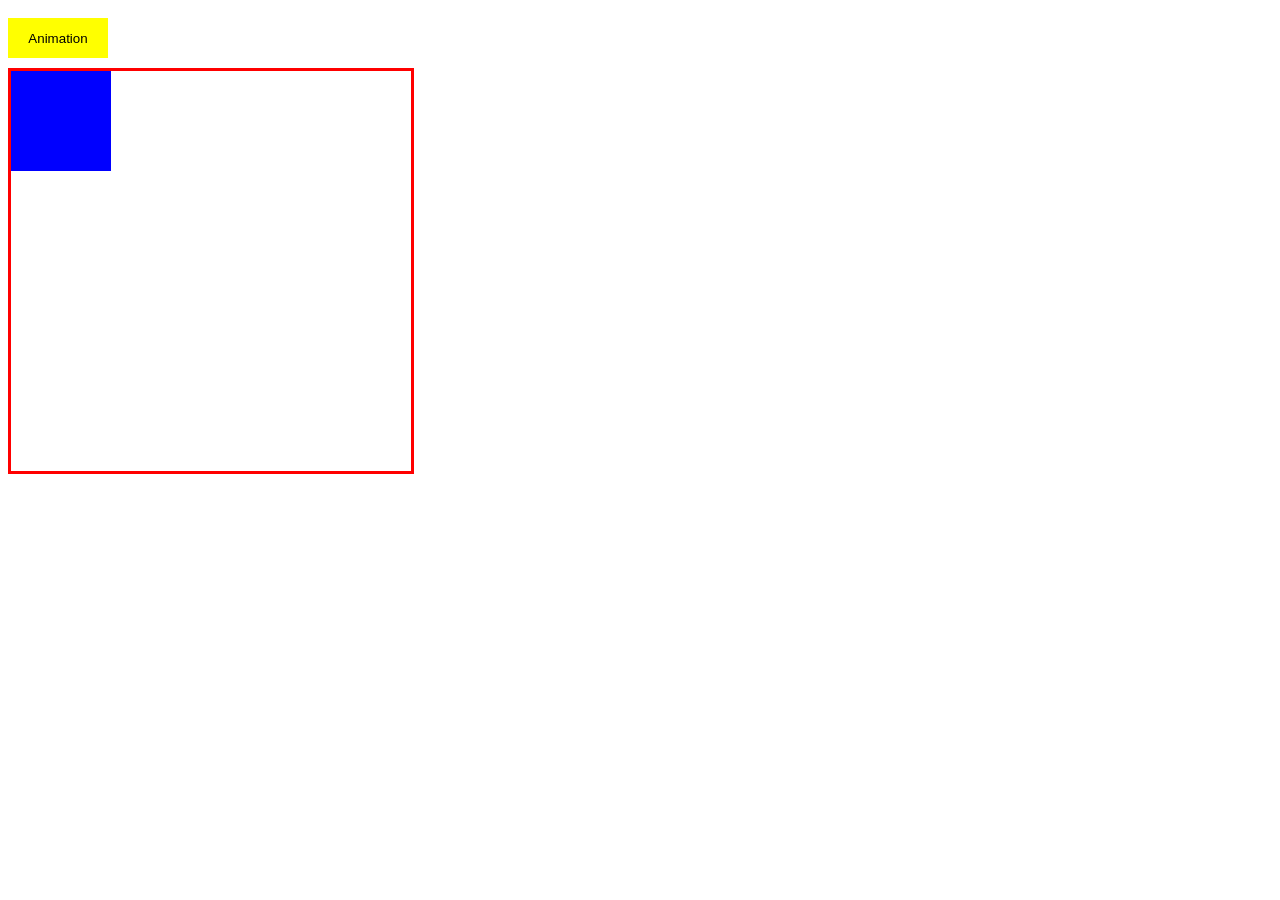
<file: index.html>
<!DOCTYPE html>
<html lang="ru">
  <head>
    <meta charset="utf-8">
    <meta http-equiv="X-UA-Compatible" content="IE=edge">
   	<title>Java Script</title>
   	<link rel="stylesheet" href="style.css">
  </head>
  <body>
    <button class="btn">Animation</button>
    <div class="wrapper">
        <div class="box"></div>
    </div>

	<script src="script.js"></script>
  </body>
</html>
</file>
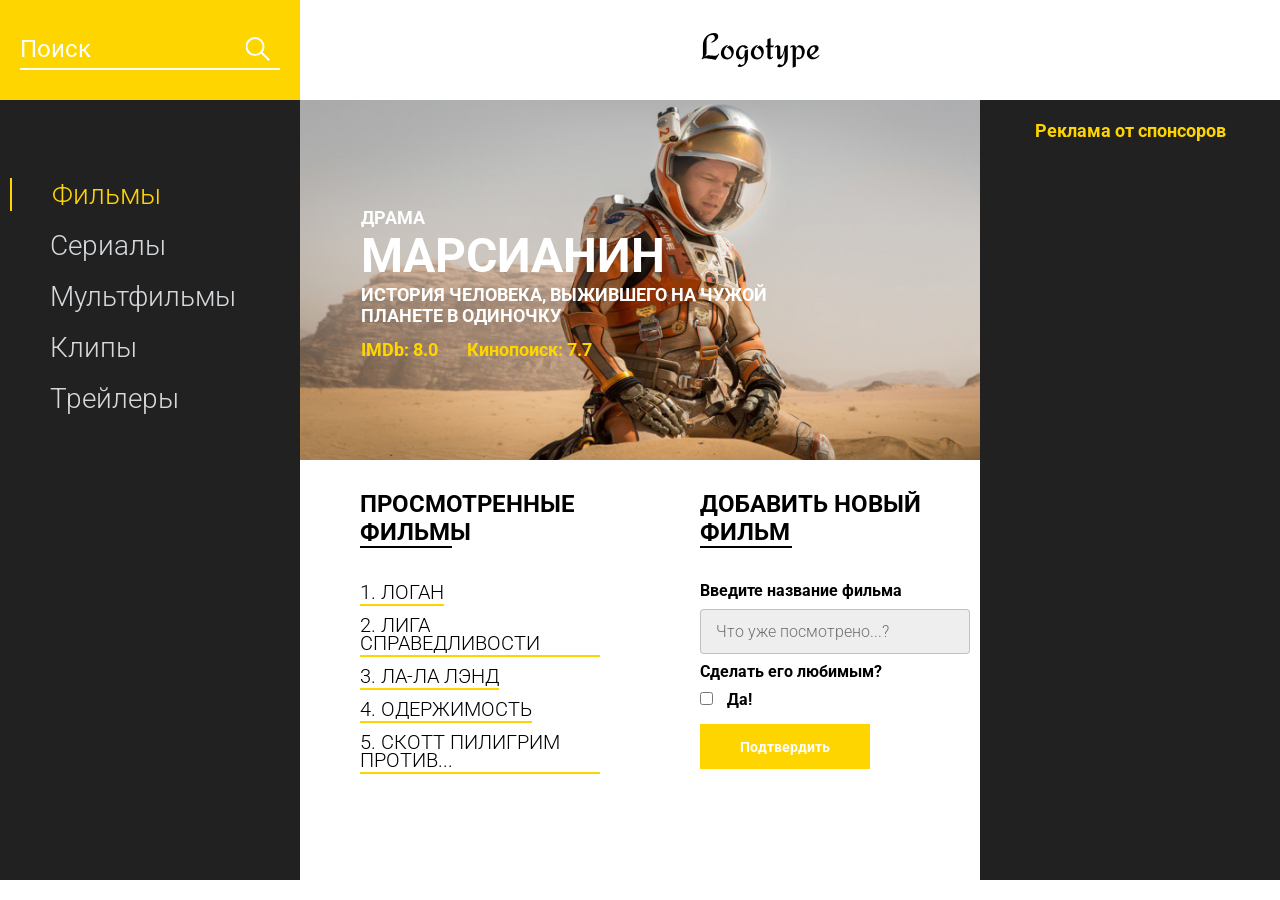
<file: project/index.html>
<!DOCTYPE html>
<html lang="en">
<head>
    <meta charset="UTF-8">
    <meta name="viewport" content="width=device-width, initial-scale=1.0">
    <title>Movie DB</title>
    <link href="https://fonts.googleapis.com/css?family=Roboto:300,400,700&display=swap&subset=cyrillic-ext" rel="stylesheet">
    <link rel="stylesheet" href="css/style.min.css">
</head>
<body>
    <header class="header">
        <div class="header__search">
            <form action="#">
                <input type="text" placeholder="Поиск">
            </form>
        </div>
        <div class="header__logo">
            <img src="icons/Logotype.svg" alt="logo">
        </div>
    </header>
    <main class="promo">
        <div class="promo__menu">
            <nav class="promo__menu-list">
                <ul>
                    <li><a class="promo__menu-item promo__menu-item_active" href="#">Фильмы</a></li>
                    <li><a class="promo__menu-item" href="#">Сериалы</a></li>
                    <li><a class="promo__menu-item" href="#">Мультфильмы</a></li>
                    <li><a class="promo__menu-item" href="#">Клипы</a></li>
                    <li><a class="promo__menu-item" href="#">Трейлеры</a></li>
                </ul>
            </nav>
        </div>
        <div class="promo__content">
            <div class="promo__bg">
                <div class="promo__genre">КОМЕДИЯ</div>
                <div class="promo__title">МАРСИАНИН</div>
                <div class="promo__descr">ИСТОРИЯ ЧЕЛОВЕКА, ВЫЖИВШЕГО НА ЧУЖОЙ ПЛАНЕТЕ В ОДИНОЧКУ</div>
                <div class="promo__ratings">
                    <span>IMDb: 8.0</span>
                    <span>Кинопоиск: 7.7</span>
                </div>
            </div>
            <div class="promo__interactive">
                <div>
                    <div class="promo__interactive-title">ПРОСМОТРЕННЫЕ ФИЛЬМЫ</div>
                    <ul class="promo__interactive-list">
                        <li class="promo__interactive-item">ЛОГАН
                            <div class="delete"></div>
                        </li>
                        <li class="promo__interactive-item">ЛИГА СПРАВЕДЛИВОСТИ
                            <div class="delete"></div>
                        </li>
                        <li class="promo__interactive-item">ЛА-ЛА ЛЭНД
                            <div class="delete"></div>
                        </li>
                        <li class="promo__interactive-item">ОДЕРЖИМОСТЬ
                            <div class="delete"></div>
                        </li>
                        <li class="promo__interactive-item">СКОТТ ПИЛИГРИМ ПРОТИВ...
                            <div class="delete"></div>
                        </li>
                    </ul>
                </div>
                <div>
                    <form class="add">
                        <div class="promo__interactive-title">ДОБАВИТЬ НОВЫЙ ФИЛЬМ</div>
                        <span>Введите название фильма</span>
                        <input class="adding__input" type="text" placeholder="Что уже посмотрено...?">
                        <span>Сделать его любимым?</span>
                        <input type="checkbox">
                        <span class="yes">Да!</span>
                        <button>Подтвердить</button>
                    </form>
                </div>
            </div>
        </div>
        <div class="promo__adv">
            <div class="promo__adv-title">Реклама от спонсоров</div>
            <img src="img/content_1.jpg" alt="some picture">
            <img src="img/content_2.jpg" alt="some picture">
            <img src="img/content_3.png" alt="some picture">
        </div>
    </main>

    <script src="js/script.js"></script>
</body>
</html>
</file>
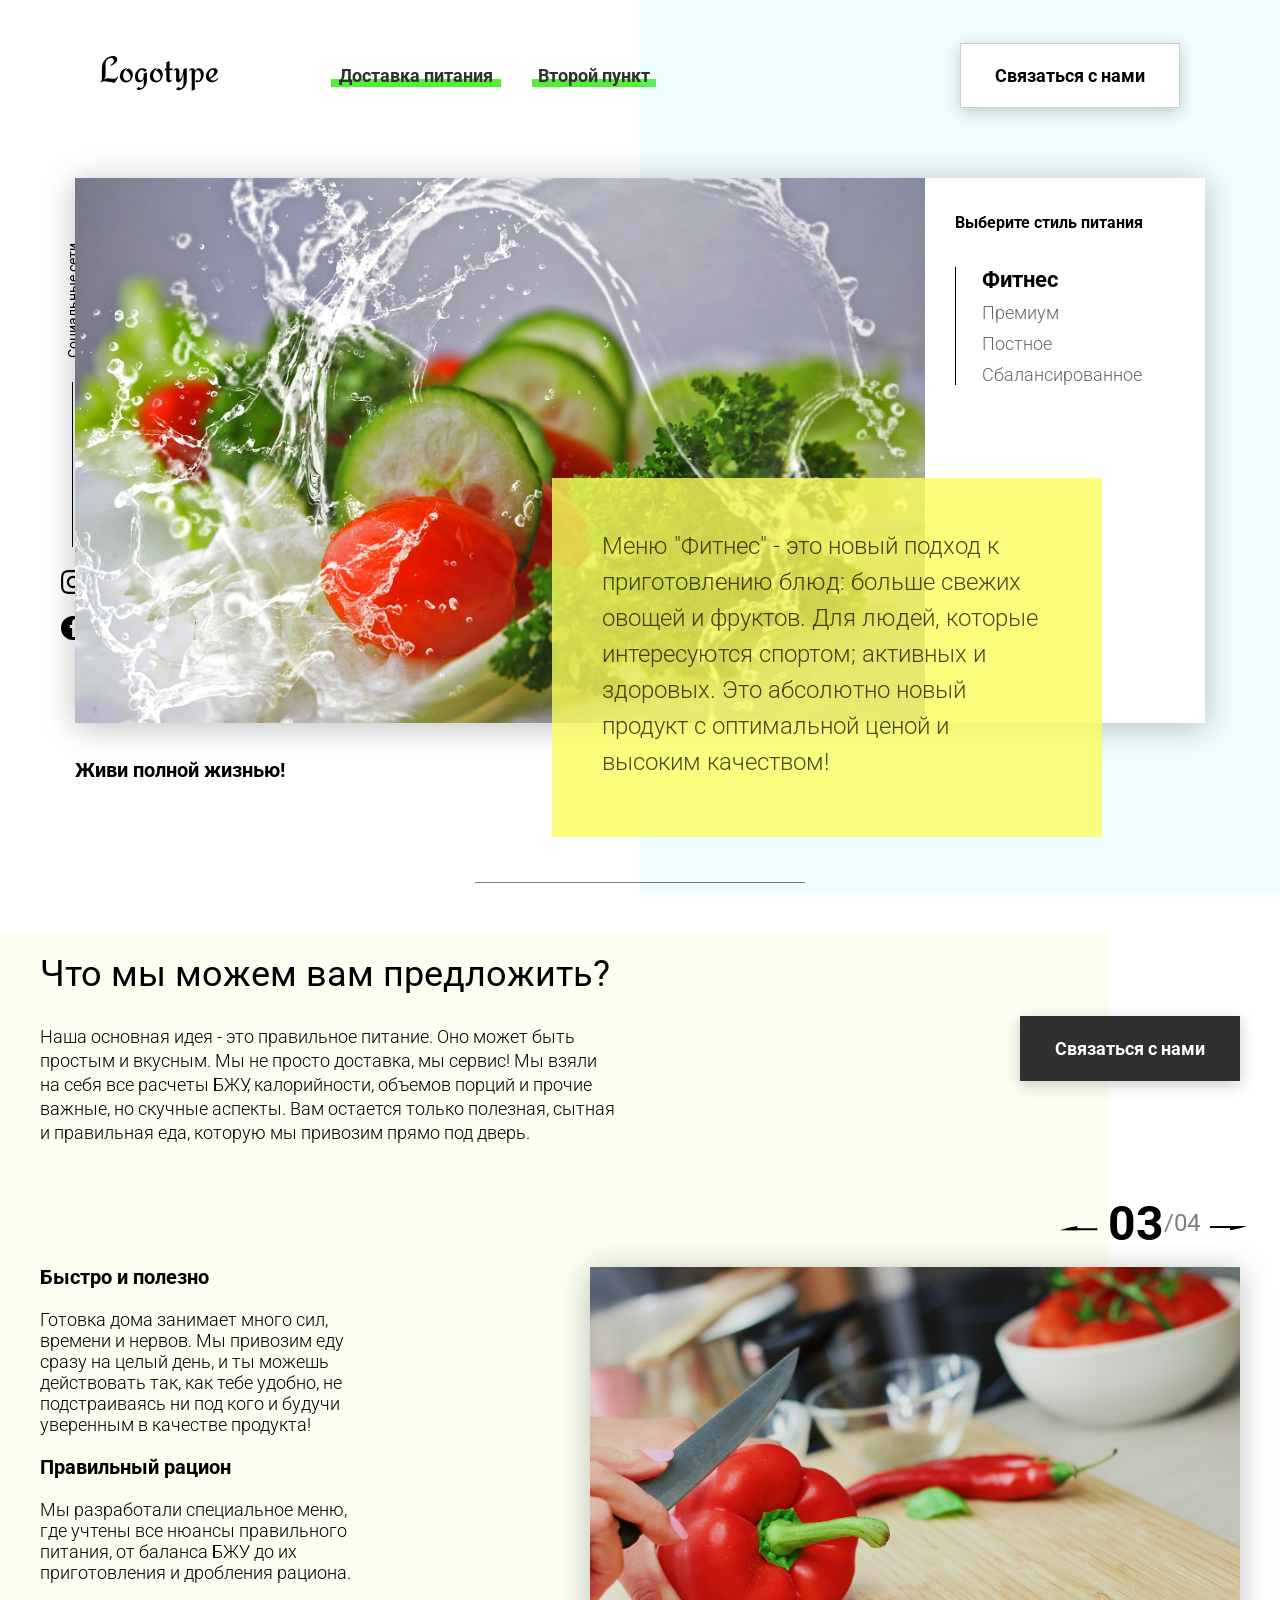
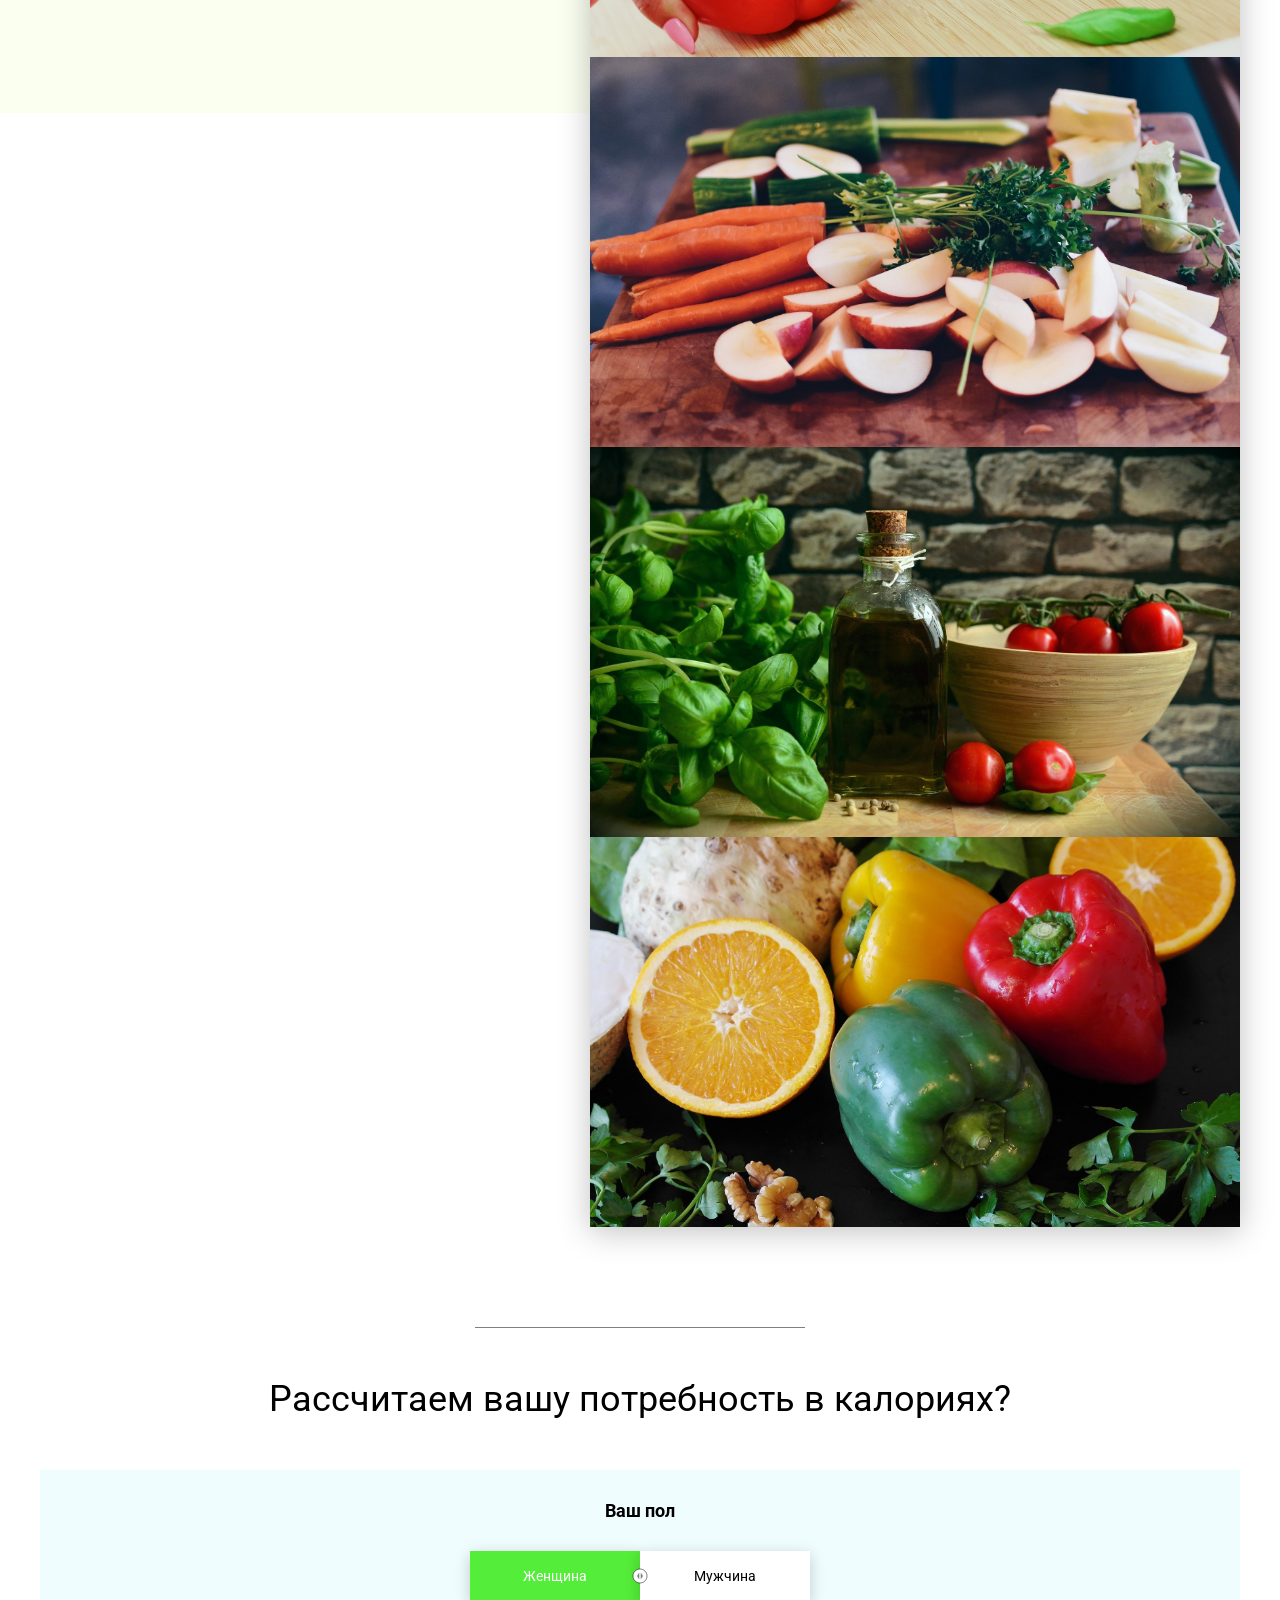
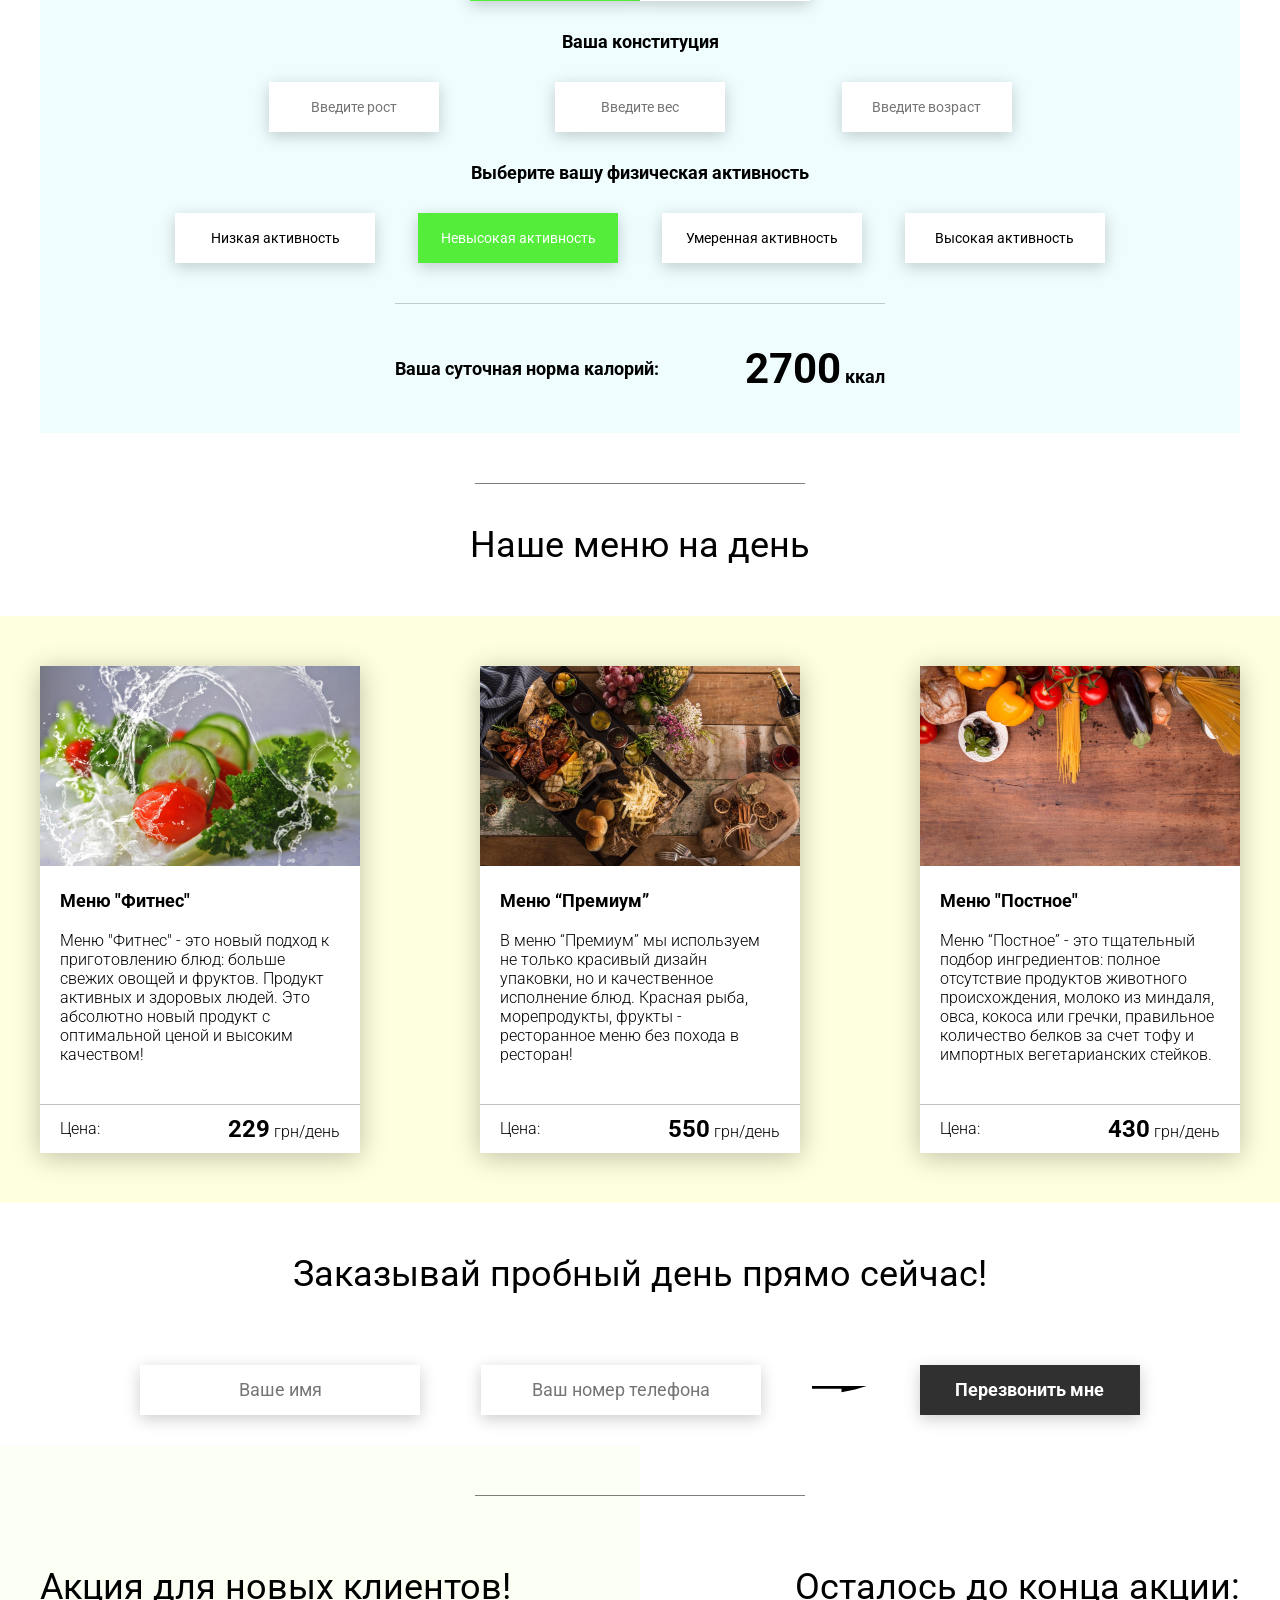
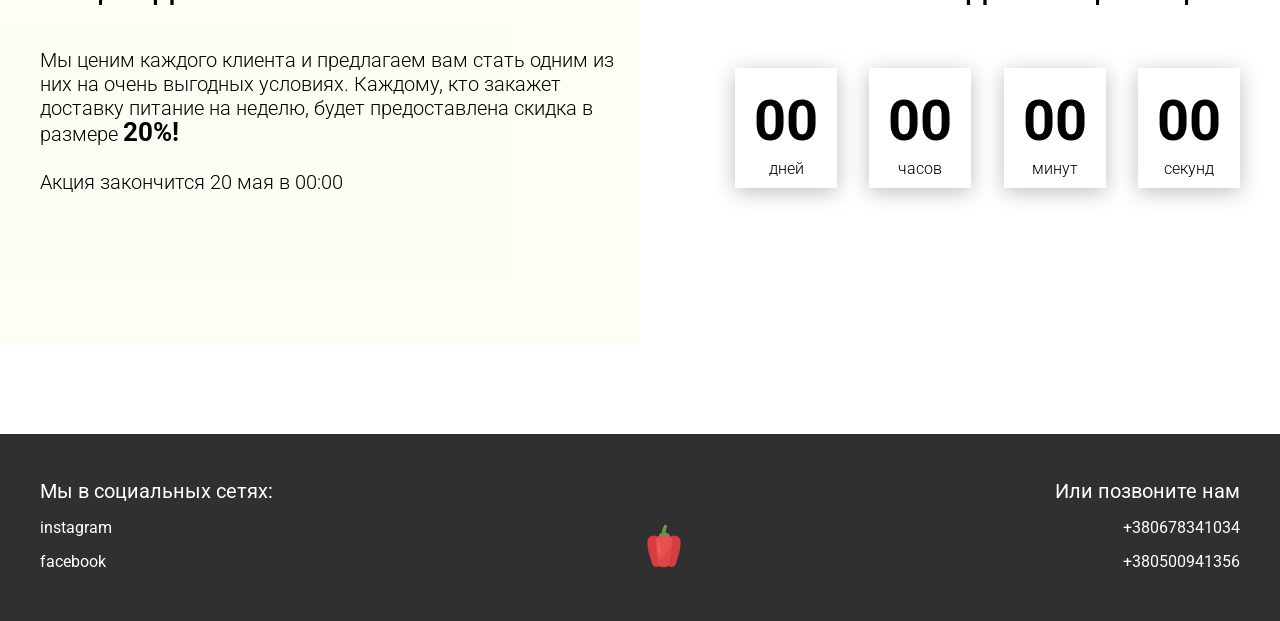
<file: RealProject/003 Food-dist/index.html>
<!DOCTYPE html>
<html lang="en">
<head>
    <meta charset="UTF-8">
    <meta name="viewport" content="width=device-width, initial-scale=1.0">
    <title>Food</title>
    <link rel="stylesheet" href="css/style.css">
</head>
<body>
    <header class="header">
        <div class="header__left-block">
            <div class="header__logo">
                <img src="icons/logo.svg" alt="Логотип">
            </div>
            <nav class="header__links">
                <a href="#" class="header__link">Доставка питания</a>
                <a href="#" class="header__link">Второй пункт</a>
            </nav>
        </div>
        <div class="header__right-block">
            <button data-modal class="btn btn_white">Связаться с нами</button>
        </div>
    </header>
    <div class="sidepanel">
        <div class="sidepanel__text"><span>Социальные сети</span></div>
        <div class="sidepanel__divider"></div>
        <a href="#" class="sidepanel__icon">
            <img src="icons/instagram.svg" alt="instagram">
        </a>
        <a href="#" class="sidepanel__icon">
            <img src="icons/facebook.svg" alt="facebook">
        </a>
    </div>

    <div class="preview">
        <div class="bgc_blue"></div>
        <div class="container">
            <div class="tabcontainer">
                <div class="tabcontent">
                    <img src="img/tabs/vegy.jpg" alt="vegy">
                    <div class="tabcontent__descr">
                        Меню "Фитнес" - это новый подход к приготовлению блюд: больше свежих овощей и фруктов. Для людей, которые интересуются спортом; активных и здоровых. Это абсолютно новый продукт с оптимальной ценой и высоким качеством!
                    </div>
                </div>
                <div class="tabcontent">
                    <img src="img/tabs/elite.jpg" alt="elite">
                    <div class="tabcontent__descr">
                        Меню “Премиум” - мы используем не только красивый дизайн упаковки, но и качественное исполнение блюд. Красная рыба, морепродукты, фрукты - ресторанное меню без похода в ресторан!                                     
                    </div>
                </div>
                <div class="tabcontent">
                    <img src="img/tabs/post.jpg" alt="post">
                    <div class="tabcontent__descr">
                        Наше специальное “Постное меню” - это тщательный подбор ингредиентов: полное отсутствие продуктов животного происхождения. Полная гармония с собой и природой в каждом элементе! Все будет Ом!                                     
                    </div>
                </div>
                <div class="tabcontent">
                    <img src="img/tabs/vegy.jpg" alt="vegy">
                    <div class="tabcontent__descr">
                        Меню "Сбалансированное" - это соответствие вашего рациона всем научным рекомендациям. Мы тщательно просчитываем вашу потребность в к/б/ж/у и создаем лучшие блюда для вас.
                    </div>
                </div>
                <div class="tabheader">
                    <h3>Выберите стиль питания</h3>
                    <div class="tabheader__items">
                        <div class="tabheader__item tabheader__item_active">Фитнес</div>
                        <div class="tabheader__item">Премиум</div>
                        <div class="tabheader__item">Постное</div>
                        <div class="tabheader__item">Сбалансированное</div>
                    </div>
                </div>
            </div>
            <div class="preview__life">Живи полной жизнью!</div>
        </div>
    </div>

    <div class="divider"></div>

    <div class="offer">
        <div class="bgc_y"></div>
        <div class="container">
            <div class="offer__text">
                <h2 class="title">Что мы можем вам предложить?</h2>
                <div class="offer__descr">
                    Наша основная идея - это правильное питание. Оно может быть простым и вкусным. Мы не просто доставка, мы сервис! Мы взяли на себя все расчеты БЖУ, калорийности, объемов порций и прочие важные, но скучные аспекты. Вам остается только полезная, сытная и правильная еда, которую мы привозим прямо под дверь.
                </div>
            </div>
            <div class="offer__action">
                <button data-modal class="btn btn_dark">Связаться с нами</button>
            </div>
        </div>
        <div class="container">
            <div class="offer__advantages">
                <h2>Быстро и полезно</h2>
                <div class="offer__advantages-text">
                    Готовка дома занимает много сил, времени и нервов. Мы привозим еду сразу на целый день, и ты можешь действовать так, как тебе удобно, не подстраиваясь ни под кого и будучи уверенным в качестве продукта!
                </div>
                <h2>Правильный рацион</h2>
                <div class="offer__advantages-text">
                    Мы разработали специальное меню, где учтены все нюансы правильного питания, от баланса БЖУ до их приготовления и дробления рациона.
                </div>
            </div>
            <div class="offer__slider">
                <div class="offer__slider-counter">
                    <div class="offer__slider-prev">
                        <img src="icons/left.svg" alt="prev">
                    </div>
                    <span id="current">03</span>
                    /
                    <span id="total">04</span>
                    <div class="offer__slider-next">
                        <img src="icons/right.svg" alt="next">
                    </div>
                </div>
                <div class="offer__slider-wrapper">
                    <div class="offer__slide">
                        <img src="img/slider/pepper.jpg" alt="pepper">
                    </div>
                    <div class="offer__slide">
                        <img src="img/slider/food-12.jpg" alt="food">
                    </div>
                    <div class="offer__slide">
                        <img src="img/slider/olive-oil.jpg" alt="oil">
                    </div>
                    <div class="offer__slide">
                        <img src="img/slider/paprika.jpg" alt="paprika">
                    </div>
                </div>
            </div>
        </div>
    </div>

    <div class="divider"></div>

    <div class="calculating">
        <div class="container">
            <h2 class="title">Рассчитаем вашу потребность в калориях?
            </h2>
            <div class="calculating__field">
                <div class="calculating__subtitle">
                    Ваш пол
                </div>
                <div class="calculating__choose" id="gender">
                    <div class="calculating__choose-item calculating__choose-item_active">Женщина</div>
                    <div class="calculating__choose-item">Мужчина</div>
                </div>

                <div class="calculating__subtitle">
                    Ваша конституция
                </div>
                <div class="calculating__choose calculating__choose_medium">
                    <input type="text" id="height" placeholder="Введите рост" class="calculating__choose-item">
                    <input type="text" id="weight" placeholder="Введите вес"  class="calculating__choose-item">
                    <input type="text" id="age" placeholder="Введите возраст" class="calculating__choose-item">
                </div>

                <div class="calculating__subtitle">
                    Выберите вашу физическая активность
                </div>
                <div class="calculating__choose calculating__choose_big">
                    <div id="low" class="calculating__choose-item">Низкая активность </div>
                    <div id="small"  class="calculating__choose-item calculating__choose-item_active">Невысокая активность</div>
                    <div id="medium" class="calculating__choose-item">Умеренная активность</div>
                    <div id="high" class="calculating__choose-item">Высокая активность</div>
                </div>

                <div class="calculating__divider"></div>

                <div class="calculating__total">
                    <div class="calculating__subtitle">
                        Ваша суточная норма калорий:
                    </div>
                    <div class="calculating__result">
                        <span>2700</span> ккал
                    </div>
                </div>
            </div>
        </div>
    </div>

    <div class="divider"></div>

    <div class="menu">
        <h2 class="title">Наше меню на день</h2>

        <div class="menu__field">
            <div class="container">
                <div class="menu__item">
                    <img src="img/tabs/vegy.jpg" alt="vegy">
                    <h3 class="menu__item-subtitle">Меню "Фитнес"</h3>
                    <div class="menu__item-descr">Меню "Фитнес" - это новый подход к приготовлению блюд: больше свежих овощей и фруктов. Продукт активных и здоровых людей. Это абсолютно новый продукт с оптимальной ценой и высоким качеством!</div>
                    <div class="menu__item-divider"></div>
                    <div class="menu__item-price">
                        <div class="menu__item-cost">Цена:</div>
                        <div class="menu__item-total"><span>229</span> грн/день</div>
                    </div>
                </div>
                <div class="menu__item">
                    <img src="img/tabs/elite.jpg" alt="elite">
                    <h3 class="menu__item-subtitle">Меню “Премиум”</h3>
                    <div class="menu__item-descr">В меню “Премиум” мы используем не только красивый дизайн упаковки, но и качественное исполнение блюд. Красная рыба, морепродукты, фрукты - ресторанное меню без похода в ресторан!</div>
                    <div class="menu__item-divider"></div>
                    <div class="menu__item-price">
                        <div class="menu__item-cost">Цена:</div>
                        <div class="menu__item-total"><span>550</span> грн/день</div>
                    </div>
                </div>
                <div class="menu__item">
                    <img src="img/tabs/post.jpg" alt="post">
                    <h3 class="menu__item-subtitle">Меню "Постное"</h3>
                    <div class="menu__item-descr">Меню “Постное” - это тщательный подбор ингредиентов: полное отсутствие продуктов животного происхождения, молоко из миндаля, овса, кокоса или гречки, правильное количество белков за счет тофу и импортных вегетарианских стейков. </div>
                    <div class="menu__item-divider"></div>
                    <div class="menu__item-price">
                        <div class="menu__item-cost">Цена:</div>
                        <div class="menu__item-total"><span>430</span> грн/день</div>
                    </div>
                </div>
            </div>
        </div>
    </div>

    <div class="order">
        <div class="container">
            <div class="title">Заказывай пробный день прямо сейчас!</div>
            <form action="#" class="order__form">
                <input required placeholder="Ваше имя" name="name" type="text" class="order__input">
                <input required placeholder="Ваш номер телефона" name="phone" type="phone" class="order__input">
                <img src="icons/right.svg" alt="right">
                <button class="btn btn_dark btn_min">Перезвонить мне</button>
            </form>
        </div>
    </div>

    <div class="divider"></div>

    <div class="promotion">
        <div class="bgc_y"></div>
        <div class="container">
            <div class="promotion__text">
                <div class="title">Акция для новых клиентов!</div>
                <div class="promotion__descr">
                    Мы ценим каждого клиента и предлагаем вам стать одним из них на очень выгодных условиях. 
                    Каждому, кто закажет доставку питание на неделю, будет предоставлена скидка в размере <span>20%!</span>
                    <br><br>
                    Акция закончится 20 мая в 00:00
                </div>
            </div>
            <div class="promotion__timer">
                <div class="title">Осталось до конца акции:</div>
                <div class="timer">
                    <div class="timer__block">
                        <span id="days">12</span>
                        дней
                    </div>
                    <div class="timer__block">
                        <span id="hours">20</span>
                        часов
                    </div>
                    <div class="timer__block">
                        <span id="minutes">56</span>
                        минут
                    </div>
                    <div class="timer__block">
                        <span id="seconds">20</span>
                        секунд
                    </div>
                </div>
            </div>
        </div>
    </div>

    <footer class="footer">
        <div class="container">
            <div class="social">
                <div class="subtitle">Мы в социальных сетях:</div>
                <a href="#" class="link">instagram</a>
                <a href="#" class="link">facebook</a>
            </div>
            <div class="pepper">
                <img src="icons/veg.svg" alt="pepper">
            </div>
            <div class="call">
                <div class="subtitle">Или позвоните нам</div>
                <a href="#" class="link">+380678341034</a>
                <a href="#" class="link">+380500941356</a>
            </div>
        </div>
    </footer>

    <div class="modal">
        <div class="modal__dialog">
            <div class="modal__content">
                <form action="#">
                    <div data-close class="modal__close">&times;</div>
                    <div class="modal__title">Мы свяжемся с вами как можно быстрее!</div>
                    <input required placeholder="Ваше имя" name="name" type="text" class="modal__input">
                    <input required placeholder="Ваш номер телефона" name="phone" type="phone" class="modal__input">
                    <button class="btn btn_dark btn_min">Перезвонить мне</button>
                </form>
            </div>
        </div>
    </div>
	 <script src="./js/script.js"></script>
</body>
</html>
</file>
<file: style.css>
.box {
  position: absolute;
  width: 100px;
  height: 100px;
  background-color: blue;
}
.wrapper {
  position: relative;
  width: 400px;
  height: 400px;
  border: 3px solid red;
}
button {
  margin-bottom: 10px;
  margin-top: 10px;
  width: 100px;
  height: 40px;
  background-color: yellow;
  border: none;
}
</file>
<file: RealProject/003 Food-dist/css/style.css>
@import url(https://fonts.googleapis.com/css?family=Roboto:300,400,700&display=swap&subset=cyrillic-ext);*{box-sizing:border-box;margin:0;padding:0;font-family:Roboto,sans-serif}a{text-decoration:none}.btn{width:220px;height:65px;display:flex;justify-content:center;align-items:center;background-color:#fff;font-size:18px;font-weight:700;border:1px solid rgba(0,0,0,.2);box-shadow:0 4px 15px rgba(0,0,0,.2);cursor:pointer;transition:.3s all;outline:0}.btn_white{background-color:#fff}.btn_dark{background-color:#303030;color:#fff;border:none}.btn_min{height:50px}.btn:hover{box-shadow:0 4px 30px rgba(0,0,0,.3)}.container{max-width:1200px;margin:0 auto}.divider{width:330px;height:1px;margin:0 auto;background-color:rgba(0,0,0,.5)}.title{font-size:36px;font-weight:400}.header{display:flex;justify-content:space-between;align-items:center;height:150px;padding:0 100px}.header__left-block{display:flex;justify-content:space-between;min-width:550px}.header__logo{max-width:170px}.header__logo img{width:100%}.header__links{display:flex;align-items:center}.header__link{position:relative;margin-right:45px;font-weight:700;font-size:18px;color:#303030}.header__link:after{content:'';position:absolute;display:block;width:110%;left:-5%;bottom:-1px;z-index:-1;height:8px;background:#54ed39}.header__link:last-child{margin-right:0}.sidepanel{position:fixed;left:60px;top:240px;height:400px;width:25px;display:flex;flex-direction:column;justify-content:space-between;align-items:center}.sidepanel__text{width:120px;height:120px;font-size:14px}.sidepanel__text span{display:flex;transform:rotate(-90deg) translateX(-50px)}.sidepanel__divider{width:1px;height:165px;background-color:#000}.sidepanel__icon{width:24px;height:24px}.sidepanel__icon img{width:100%}.preview{padding:28px 0 100px 0;position:relative}.preview__life{font-weight:700;font-size:20px;margin-left:35px;margin-top:35px}.bgc_blue{position:absolute;right:0;top:-155px;width:50vw;height:900px;background:rgba(146,242,255,.15);z-index:-1}.tabcontainer{display:flex;width:1130px;margin:0 auto;box-shadow:0 4px 30px rgba(0,0,0,.25)}.tabcontent{width:850px;position:relative}.tabcontent img{width:100%;height:100%;object-fit:cover}.tabcontent__descr{position:absolute;top:300px;right:-177px;width:550px;height:359px;background:rgba(251,254,93,.8);padding:50px;font-size:24px;font-weight:300;line-height:36px;color:rgba(0,0,0,.7)}.tabheader{width:280px;padding:35px 30px;background-color:#fff}.tabheader h3{font-weight:700;font-size:16px}.tabheader__items{margin-top:35px;padding-left:26px;border-left:1px solid #000}.tabheader__item{font-weight:700;font-size:18px;font-weight:300;margin-top:10px;color:rgba(0,0,0,.6);cursor:pointer;transition:.3s all}.tabheader__item_active{color:#000;font-size:22px;font-weight:700}.offer{padding:70px 0 100px 0;position:relative}.offer .container{display:flex;justify-content:space-between}.offer .bgc_y{position:absolute;width:1109px;height:780px;background:rgba(243,255,222,.45);z-index:-1;top:50px}.offer__text{width:580px}.offer__descr{font-size:18px;margin-top:30px;font-weight:300;line-height:24px}.offer__action{display:flex;align-items:center;justify-content:flex-end}.offer__advantages{width:330px;margin-top:50px}.offer__advantages h2{font-weight:700;font-size:20px;margin-top:20px}.offer__advantages h2:first-child{margin-top:70px}.offer__advantages-text{margin-top:20px;font-size:18px;font-weight:300;line-height:21px}.offer__slider{width:650px;margin-top:50px;display:flex;flex-direction:column;align-items:flex-end}.offer__slider-counter{display:flex;width:180px;align-items:center;font-size:24px;color:rgba(0,0,0,.5)}.offer__slider-wrapper{width:100%;margin-top:15px;box-shadow:0 4px 30px rgba(0,0,0,.25)}.offer__slider-prev{margin-right:10px;cursor:pointer}.offer__slider-next{margin-left:10px;cursor:pointer}.offer__slider #current{font-size:48px;font-weight:700;color:#000}.offer__slide{width:100%;height:390px}.offer__slide img{width:100%;height:100%;object-fit:cover}.calculating{padding:50px 0}.calculating .title{text-align:center}.calculating__field{width:100%;margin-top:50px;background:rgba(146,242,255,.15);padding:30px 0 40px 0}.calculating__subtitle{text-align:center;font-size:18px;font-weight:700;margin-top:30px}.calculating__subtitle:first-child{margin-top:0}.calculating #gender:after{content:'';position:absolute;top:50%;transform:translateY(-50%);display:block;width:16px;height:16px;background:url(../icons/switch.svg) center center/cover no-repeat}.calculating__choose{position:relative;display:flex;margin-top:30px;justify-content:center}.calculating__choose-item{display:flex;align-items:center;justify-content:center;width:170px;height:50px;padding:0 10px;background:#fff;box-shadow:0 4px 15px rgba(0,0,0,.2);border:none;text-align:center;font-size:14px;cursor:pointer;outline:0;transition:.3s all}.calculating__choose-item_active{color:#fff;background-color:#54ed39}.calculating__choose_medium{width:743px;justify-content:space-between;margin:30px auto 0 auto}.calculating__choose_big{width:930px;justify-content:space-between;margin:30px auto 0 auto}.calculating__choose_big .calculating__choose-item{width:200px}.calculating__divider{width:490px;height:1px;margin:40px auto;background-color:rgba(0,0,0,.2)}.calculating__total{width:490px;margin:0 auto;display:flex;justify-content:space-between;align-items:center}.calculating__result{font-size:18px;font-weight:700}.calculating__result span{font-size:42px}.menu{padding:40px 0 50px 0}.menu .container{display:flex;justify-content:space-between;align-items:flex-start}.menu .title{text-align:center}.menu__field{margin-top:50px;padding:50px 0;width:100%;background:rgba(249,254,126,.25)}.menu__item{width:320px;min-height:450px;background:#fff;box-shadow:0 4px 25px rgba(0,0,0,.25);font-size:16px;font-weight:300}.menu__item img{width:100%;height:200px;object-fit:cover}.menu__item-subtitle{font-weight:700;font-size:18px;padding:0 20px;margin-top:20px}.menu__item-descr{margin-top:20px;padding:0 20px}.menu__item-divider{width:100%;height:1px;background-color:rgba(0,0,0,.25);margin-top:40px}.menu__item-price{display:flex;justify-content:space-between;align-items:center;padding:10px 20px}.menu__item-price span{font-size:24px;font-weight:700}.order{padding-bottom:80px}.order .title{text-align:center}.order__form{margin-top:70px;padding:0 100px;display:flex;justify-content:space-between;align-items:center}.order__form img{transform:scale(1.5)}.order__input{width:280px;height:50px;background:#fff;box-shadow:0 4px 15px rgba(0,0,0,.2);border:none;font-size:18px;text-align:center;padding:0 20px;outline:0}.promotion{padding:70px 0 240px 0;position:relative}.promotion .container{display:flex}.promotion .bgc_y{position:absolute;width:50%;height:499px;background:rgba(243,255,222,.35);z-index:-1;top:-50px;left:0}.promotion__text{width:50%}.promotion__descr{margin-top:40px;font-size:20px;line-height:24px;font-weight:300}.promotion__descr span{font-weight:700;font-size:26px}.promotion__timer{width:50%}.promotion__timer .title{text-align:right}.promotion__timer .timer{margin-top:60px;padding-left:95px;display:flex;justify-content:space-between;align-items:center}.promotion__timer .timer__block{width:102px;height:120px;background:#fff;box-shadow:0 4px 20px rgba(0,0,0,.25);font-size:16px;font-weight:300;text-align:center}.promotion__timer .timer__block span{display:block;margin-top:20px;margin-bottom:5px;font-size:56px;font-weight:700}.footer{min-height:180px;background-color:#303030;padding:45px 0 50px 0;color:#fff}.footer .container{height:100%;display:flex;justify-content:space-between;align-items:flex-end}.footer .subtitle{font-size:20px}.footer .link{display:block;margin-top:15px;font-size:16px;color:#fff}.footer .call{text-align:right}.modal{position:fixed;top:0;left:0;z-index:1050;display:none;width:100%;height:100%;overflow:hidden;background-color:rgba(0,0,0,.5)}.modal__dialog{max-width:500px;margin:40px auto}.modal__content{position:relative;width:100%;padding:40px;background-color:#fff;border:1px solid rgba(0,0,0,.2);border-radius:4px;max-height:80vh;overflow-y:auto}.modal__close{position:absolute;top:8px;right:14px;font-size:30px;color:#000;opacity:.5;font-weight:700;border:none;background-color:transparent;cursor:pointer}.modal__title{text-align:center;font-size:22px;text-transform:uppercase}.modal__input{display:block;margin:20px auto 20px auto;width:280px;height:50px;background:#fff;box-shadow:0 4px 15px rgba(0,0,0,.2);border:none;font-size:18px;text-align:center;padding:0 20px;outline:0}.modal .btn{display:block;width:280px;margin:0 auto} .show{display: block} .hide{display: none}
</file>
<file: project/css/style.min.css>
*{-webkit-box-sizing:border-box;box-sizing:border-box;margin:0;padding:0;font-family:'Roboto', sans-serif}.header{display:-webkit-box;display:-ms-flexbox;display:flex;height:100px}.header__search{display:-webkit-box;display:-ms-flexbox;display:flex;-webkit-box-pack:center;-ms-flex-pack:center;justify-content:center;-webkit-box-align:center;-ms-flex-align:center;align-items:center;height:100%;width:300px;background:#FFD500}.header__search form{position:relative;width:260px;height:30px}.header__search form input{width:100%;border:none;border-bottom:2px solid #fff;background-color:transparent;color:#fff;font-size:24px;line-height:28px;padding-bottom:5px;outline:none}.header__search form input::-webkit-input-placeholder{color:#fff}.header__search form input:-ms-input-placeholder{color:#fff}.header__search form input::-ms-input-placeholder{color:#fff}.header__search form input::placeholder{color:#fff}.header__search form:after{content:'';display:block;position:absolute;top:2px;right:10px;background:url("../icons/search.svg") center center/cover no-repeat;width:24px;height:24px}.header__logo{display:-webkit-box;display:-ms-flexbox;display:flex;-webkit-box-pack:center;-ms-flex-pack:center;justify-content:center;-webkit-box-align:center;-ms-flex-align:center;align-items:center;height:100%;width:calc(100% - 360px)}.promo{height:780px;display:-webkit-box;display:-ms-flexbox;display:flex}.promo__menu{width:300px;height:100%;background:#212121;padding:60px 0 0 10px}.promo__menu-item{display:block;font-size:28px;line-height:33px;color:#D6D9DC;text-decoration:none;font-weight:300;padding-left:40px;margin-top:18px}.promo__menu-item:hover{color:#FFD500}.promo__menu-item_active{border-left:2px solid  #FFD500;color:#FFD500}.promo__content{width:calc(100% - 600px)}.promo__bg{height:360px;background:url("../img/mars.webp") center center/cover no-repeat;background-position:top;padding:107px 0 0 61px}.promo__genre{font-weight:bold;font-size:18px;line-height:21px;color:#FFFFFF;text-transform:uppercase}.promo__title{font-weight:bold;font-size:48px;line-height:56px;color:#FFFFFF;text-transform:uppercase}.promo__descr{width:481px;font-weight:bold;font-size:18px;line-height:21px;color:#FFFFFF;text-transform:uppercase}.promo__ratings{margin-top:13px}.promo__ratings span{font-weight:bold;font-size:18px;line-height:21px;color:#FFD500;margin-right:25px}.promo__interactive{display:-webkit-box;display:-ms-flexbox;display:flex}.promo__interactive>div{width:50%;padding:30px 0 0 60px}.promo__interactive-title{display:inline-block;font-weight:bold;font-size:24px;line-height:28px;color:#000000}.promo__interactive-title:after{content:'';display:block;width:33%;height:2px;background-color:#000}.promo__interactive-list{list-style-type:none;margin-top:35px;display:-webkit-box;display:-ms-flexbox;display:flex;-webkit-box-orient:vertical;-webkit-box-direction:normal;-ms-flex-direction:column;flex-direction:column;-webkit-box-align:start;-ms-flex-align:start;align-items:flex-start}.promo__interactive-item{display:inline-block;position:relative;font-weight:300;font-size:20px;line-height:18px;color:#000000;margin-bottom:15px;padding-right:40px;text-transform:uppercase}.promo__interactive-item span{display:block;position:absolute;left:-30px;top:50%;-webkit-transform:translateY(-50%);transform:translateY(-50%);width:20px;height:20px;background:url("../icons/Star.svg") center center/cover no-repeat}.promo__interactive-item:before{content:'';position:absolute;bottom:-5px;display:block;width:calc(100% - 40px);height:2px;background-color:#FFD500}.promo__interactive-item:hover .delete{content:'';display:block;position:absolute;right:0px;top:50%;-webkit-transform:translateY(-50%);transform:translateY(-50%);width:20px;height:20px;background:url("../icons/trash.png") center center/cover no-repeat;cursor:pointer}.promo__interactive .add .promo__interactive-title{margin-bottom:25px}.promo__interactive .add span{display:block;margin:10px 0;font-weight:bold;font-size:16px;line-height:16px;color:#000000}.promo__interactive .add .yes{display:inline;margin-left:10px}.promo__interactive .add input[type="text"]{width:270px;height:45px;line-height:50px;font-size:16px;background:rgba(196,196,196,0.29);border:1px solid rgba(0,0,0,0.19);padding:0 15px;outline:none;border-radius:4px}.promo__interactive .add input[type="text"]::-webkit-input-placeholder{font-weight:300;font-size:16px;color:rgba(0,0,0,0.53)}.promo__interactive .add input[type="text"]:-ms-input-placeholder{font-weight:300;font-size:16px;color:rgba(0,0,0,0.53)}.promo__interactive .add input[type="text"]::-ms-input-placeholder{font-weight:300;font-size:16px;color:rgba(0,0,0,0.53)}.promo__interactive .add input[type="text"]::placeholder{font-weight:300;font-size:16px;color:rgba(0,0,0,0.53)}.promo__interactive .add button{display:block;margin-top:15px;width:170px;height:45px;background:#FFD500;font-weight:bold;font-size:14px;line-height:14px;color:#FFFFFF;border:none;outline:none;cursor:pointer}.promo__interactive .add button:active{-webkit-transform:scale(0.95);transform:scale(0.95)}.promo__adv{background:#212121;width:300px;height:100%}.promo__adv-title{font-weight:bold;font-size:18px;line-height:21px;color:#FFD500;margin:20px 0;text-align:center}.promo__adv img{width:100%;margin-bottom:10px}
/*# sourceMappingURL=style.min.css.map */
</file>
